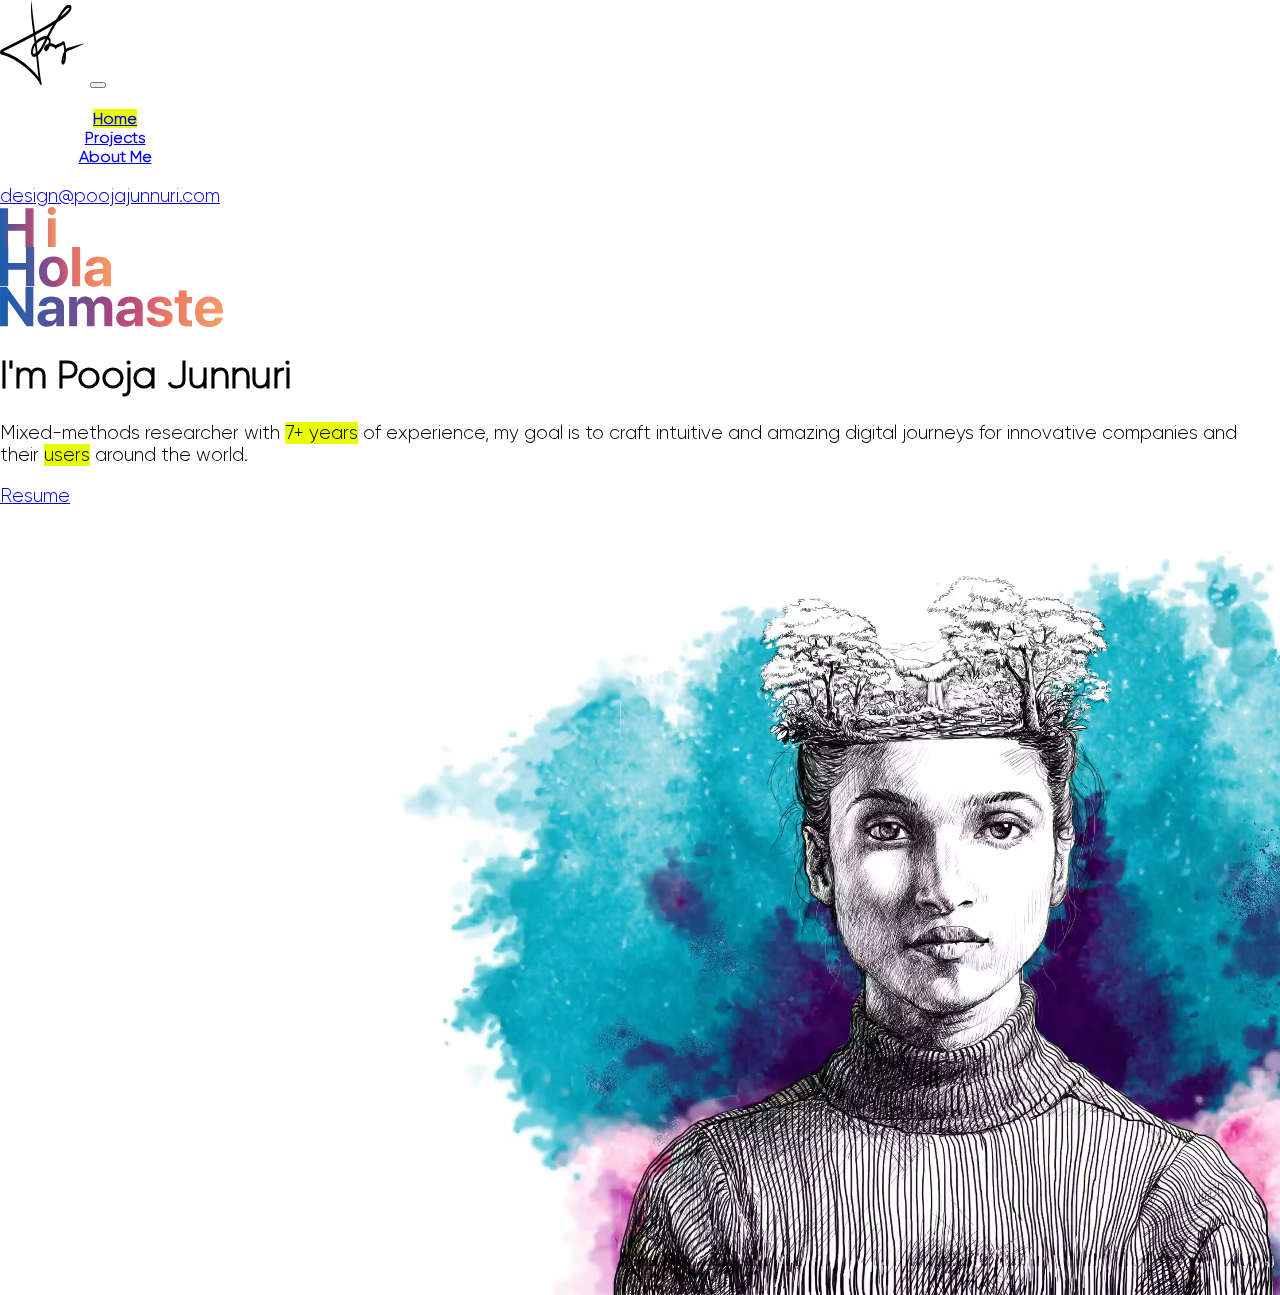
<file: index.html>
<!doctype html>
<html lang="en">

<head>
    <!-- Required meta tags -->
    <meta charset="UTF-8">
    <meta http-equiv="X-UA-Compatible" content="IE=edge">
    <meta name="viewport" content="width=device-width, initial-scale=1">
    <link rel="icon" type="image/x-icon" href="assets/sign.svg">

    <!-- Bootstrap CSS -->
    <link href="https://cdn.jsdelivr.net/npm/bootstrap@5.0.2/dist/css/bootstrap.min.css" rel="stylesheet"
        integrity="sha384-EVSTQN3/azprG1Anm3QDgpJLIm9Nao0Yz1ztcQTwFspd3yD65VohhpuuCOmLASjC" crossorigin="anonymous">
    <link rel="stylesheet" type="text/css" href="style.css">
    <script src="https://ajax.googleapis.com/ajax/libs/jquery/3.6.0/jquery.min.js"></script>
    <title>Pooja Junnuri</title>
</head>

<body id="home">
    <header>
        <nav class="navbar navbar-expand-lg navbar-light">
            <div class="container">
                <a class="navbar-brand" href="index.html"><img src="assets/sign.svg" width="85" alt=""></a>
                <button class="navbar-toggler" type="button" data-bs-toggle="collapse"
                    data-bs-target="#navbarTogglerDemo01" aria-controls="navbarTogglerDemo01" aria-expanded="false"
                    aria-label="Toggle navigation">
                    <span class="navbar-toggler-icon"></span>
                </button>
                <div class="collapse navbar-collapse" id="navbarTogglerDemo01">
                    <ul class="navbar-nav me-auto mb-2 mb-lg-0 mx-auto">
                        <li class="nav-item mx-md-3">
                            <a class="nav-link active" aria-current="page" href="index.html">Home</a>
                        </li>
                        <li class="nav-item mx-md-3">
                            <a class="nav-link" href="projects.html">Projects</a>
                        </li>
                        <li class="nav-item mx-md-3">
                            <a class="nav-link" href="about.html">About Me</a>
                        </li>
                    </ul>
                    <a href="mailto:design@poojajunnuri.com">design@poojajunnuri.com</a>
                </div>
            </div>
        </nav>
    </header>
    <section class="container-fluid m-auto hero">
        <div class="row h-100">
            <div class="col-md-6 col-12 m-md-auto p-md-5 p-3">
                <div class="w-100 m-auto content">
                    <div id="carouselExampleIndicators" class="carousel slide my-3 " data-ride="carousel"
                        data-interval="1000">
                        <div class="carousel-inner">
                            <div class="carousel-item active">
                                <img class="d-block" src="assets/Hi.svg" alt="First slide">
                            </div>
                            <div class="carousel-item">
                                <img class="d-block" src="assets/Hola.svg" alt="Second slide">
                            </div>
                            <div class="carousel-item">
                                <img class="d-block" src="assets/namaste.svg" alt="Third slide">
                            </div>
                        </div>
                    </div>
                    <h1 class="display-3">I'm Pooja Junnuri</h1>
                    <p>Mixed-methods researcher with <span class="strong">7+ years</span> of experience, my goal is to craft
                        intuitive and amazing digital journeys for innovative companies and their <span class="strong">users</span>
                        around the world.</p>
                    <a href="assets/Resume_May_22.pdf" target="_blank" class="btn btn-primary my-3">Resume</a>
                </div>
            </div>
            <div class="col-md-6 col-12 m-auto video-container">
                <video class="embed-responsive-item" preload="auto" autoplay="autoplay" loop="loop">
                    <source src="assets/hero.mp4" type="video/mp4" preload="auto" autoplay="autoplay">
                </video>
            </div>
        </div>
    </section>

    <footer></footer>



    <!-- Optional JavaScript-->
    <script src="https://cdn.jsdelivr.net/npm/bootstrap@5.0.2/dist/js/bootstrap.min.js"
        integrity="sha384-cVKIPhGWiC2Al4u+LWgxfKTRIcfu0JTxR+EQDz/bgldoEyl4H0zUF0QKbrJ0EcQF" crossorigin="anonymous">
    </script>
    <script>
        $(document).ready(function () {
            $('.carousel').carousel({
                interval: 3000
            })
        });
    </script>
</body>

</html>
</file>
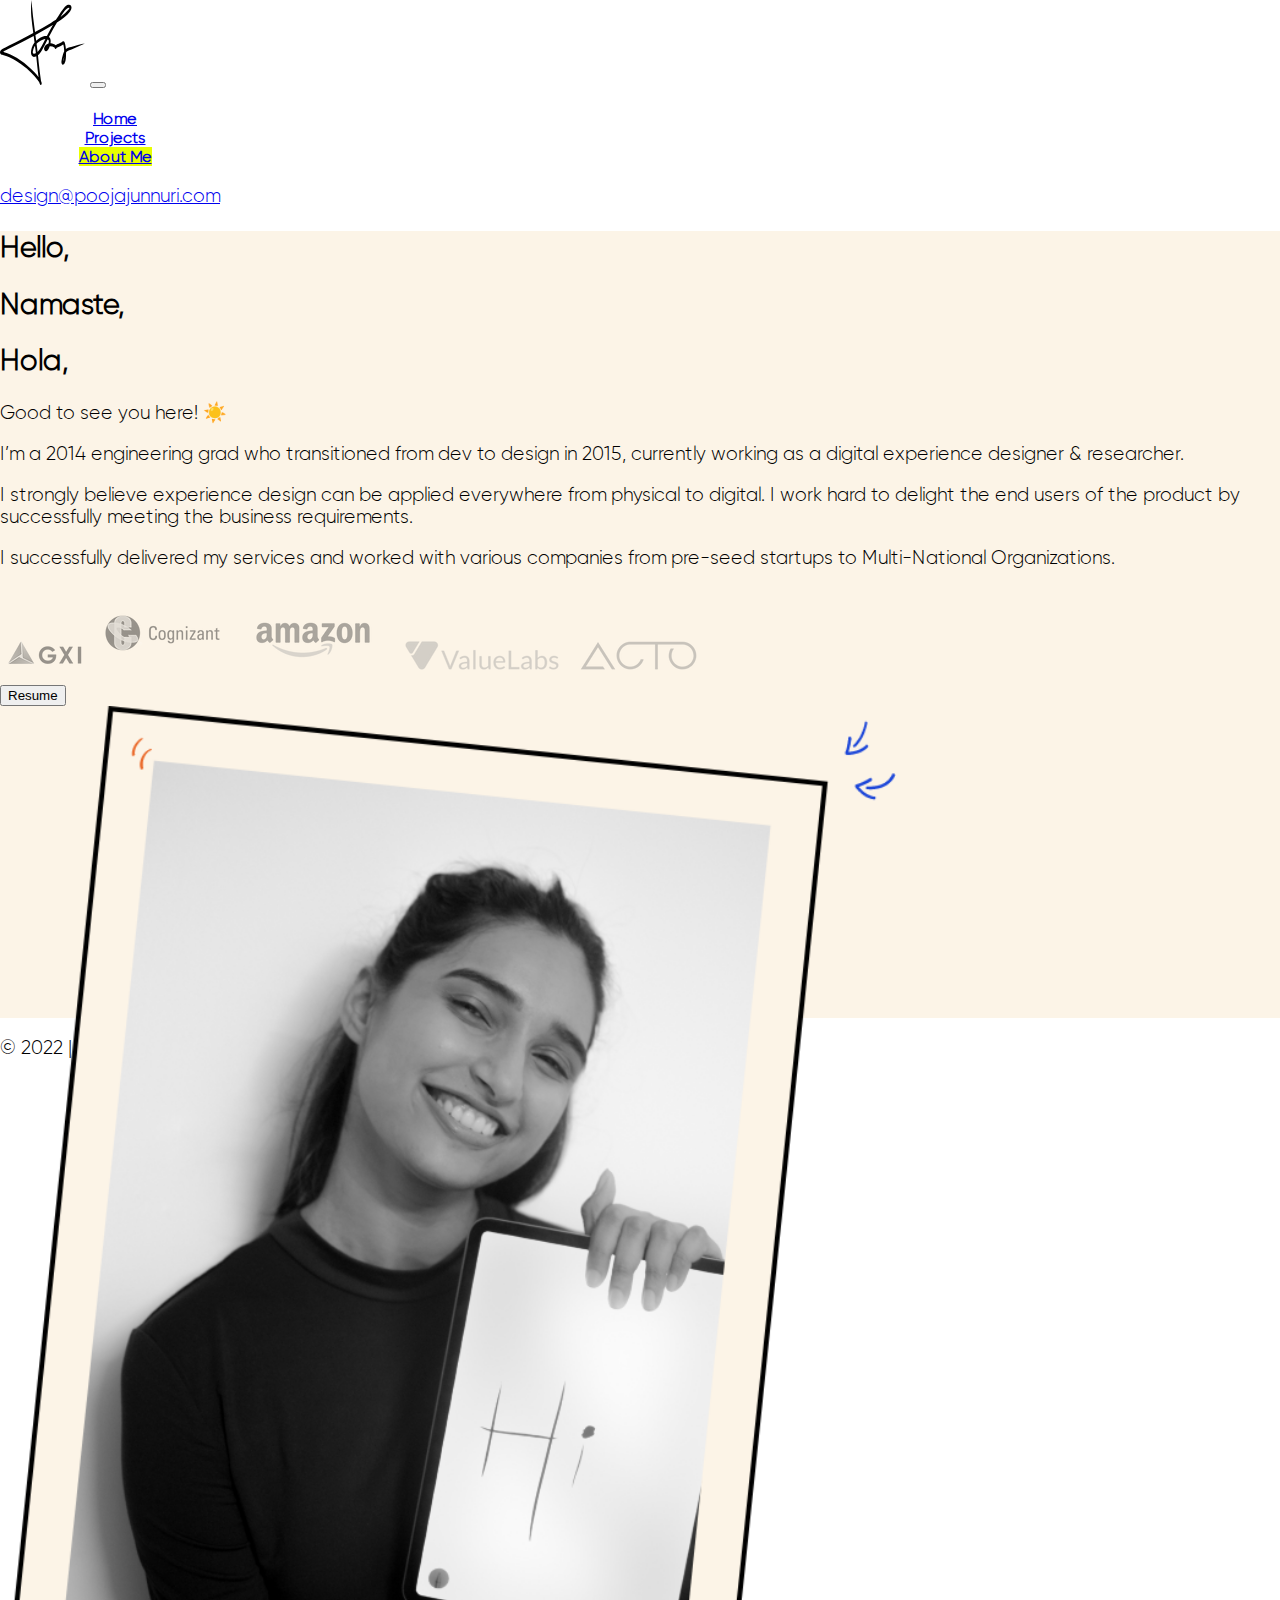
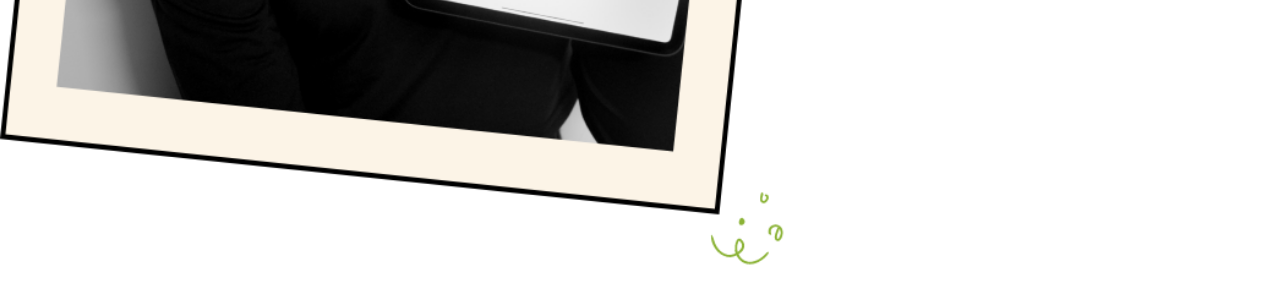
<file: about.html>
<!doctype html>
<html lang="en">

<head>
    <!-- Required meta tags -->
    <meta charset="UTF-8">
    <meta http-equiv="X-UA-Compatible" content="IE=edge">
    <meta name="viewport" content="width=device-width, initial-scale=1">
    <link rel="icon" type="image/x-icon" href="assets/sign.svg">

    <!-- Bootstrap CSS -->
    <link href="https://cdn.jsdelivr.net/npm/bootstrap@5.0.2/dist/css/bootstrap.min.css" rel="stylesheet"
        integrity="sha384-EVSTQN3/azprG1Anm3QDgpJLIm9Nao0Yz1ztcQTwFspd3yD65VohhpuuCOmLASjC" crossorigin="anonymous">
    <link rel="stylesheet" type="text/css" href="style.css">
    <script src="https://ajax.googleapis.com/ajax/libs/jquery/3.6.0/jquery.min.js"></script>
    <title>Pooja Junnuri</title>
</head>

<body id="about">
    <header>
        <nav class="navbar navbar-expand-lg navbar-light">
            <div class="container">
                <a class="navbar-brand" href="index.html"><img src="assets/sign.svg" width="85" alt=""></a>
                <button class="navbar-toggler" type="button" data-bs-toggle="collapse"
                    data-bs-target="#navbarTogglerDemo01" aria-controls="navbarTogglerDemo01" aria-expanded="false"
                    aria-label="Toggle navigation">
                    <span class="navbar-toggler-icon"></span>
                </button>
                <div class="collapse navbar-collapse" id="navbarTogglerDemo01">
                    <ul class="navbar-nav me-auto mb-2 mb-lg-0 mx-auto">
                        <li class="nav-item mx-md-3">
                            <a class="nav-link" aria-current="page" href="index.html">Home</a>
                        </li>
                        <li class="nav-item mx-md-3">
                            <a class="nav-link" href="projects.html">Projects</a>
                        </li>
                        <li class="nav-item mx-md-3">
                            <a class="nav-link active" href="about.html">About Me</a>
                        </li>
                    </ul>
                    <a href="mailto:design@poojajunnuri.com">design@poojajunnuri.com</a>
                </div>
            </div>
        </nav>
    </header>
    <section class="container-fluid m-auto hero">
        <div class="row w-100 h-100">
            <div class="col-7 m-auto p-5">
                <div class="m-auto w-75 ">
                    <div id="carouselExampleIndicators" class="carousel slide mb-2 " data-ride="carousel"
                        data-interval="3000">
                        <div class="carousel-inner">
                            <div class="carousel-item active">
                                <h2 class="d-block display-3">Hello,</h2>
                            </div>
                            <div class="carousel-item">
                                <h2 class="d-block display-3">Namaste,</h2>
                            </div>
                            <div class="carousel-item">
                                <h2 class="d-block display-3">Hola,</h2>
                            </div>
                        </div>
                    </div>
                    <p>Good to see you here! ☀️</p>
                    <p>I’m a 2014 engineering grad who transitioned from dev to design in 2015, currently working as a
                        digital experience designer & researcher.</p>
                    <p>I strongly believe experience design can be applied everywhere from physical to digital. I work
                        hard to delight the end users of the product by successfully meeting the business requirements.
                    </p>
                    <p>I successfully delivered my services and worked with various companies from pre-seed startups to
                        Multi-National Organizations.</p>
                    <div class="text-center companies">
                        <img src="assets/companies/6356cb_2199a83e51324d288a38bf5c8a01ab41~mv2.webp" alt="">
                        <img src="assets/companies/6356cb_c78e035d71f44d529db6584ce3e1b271~mv2.webp" alt="">
                        <img src="assets/companies/6356cb_a941da6753cd4c81bb79aa894e71f43e~mv2.webp" alt="">
                        <img src="assets/companies/6356cb_e13eb6d90acc445baeb0de1d449f82dc~mv2.webp" alt="">
                        <img src="assets/companies/6356cb_3c6bef7bd1b94f9392ee19bb4d689f14~mv2.webp" alt="">
                    </div>
                    <button class="btn btn-primary mt-4">Resume</button>
                </div>
            </div>
            <div class="col-5 m-auto">
                <img class="img-fluid" src="assets/about.png" width="70%" alt="">
            </div>
        </div>
    </section>
    <footer class="py-4 text-center">
        <p class="m-auto">© 2022 | poojajunnuri.com</p>
    </footer>




    <!-- Optional JavaScript-->
    <script src="https://cdn.jsdelivr.net/npm/bootstrap@5.0.2/dist/js/bootstrap.min.js"
        integrity="sha384-cVKIPhGWiC2Al4u+LWgxfKTRIcfu0JTxR+EQDz/bgldoEyl4H0zUF0QKbrJ0EcQF" crossorigin="anonymous">
    </script>
    <script>
        $(document).ready(function () {

            $('.carousel').carousel({
                interval: 2000
            })
            $('.carousel').cycle({
                direction: left
            })
        })
    </script>
</body>

</html>
</file>
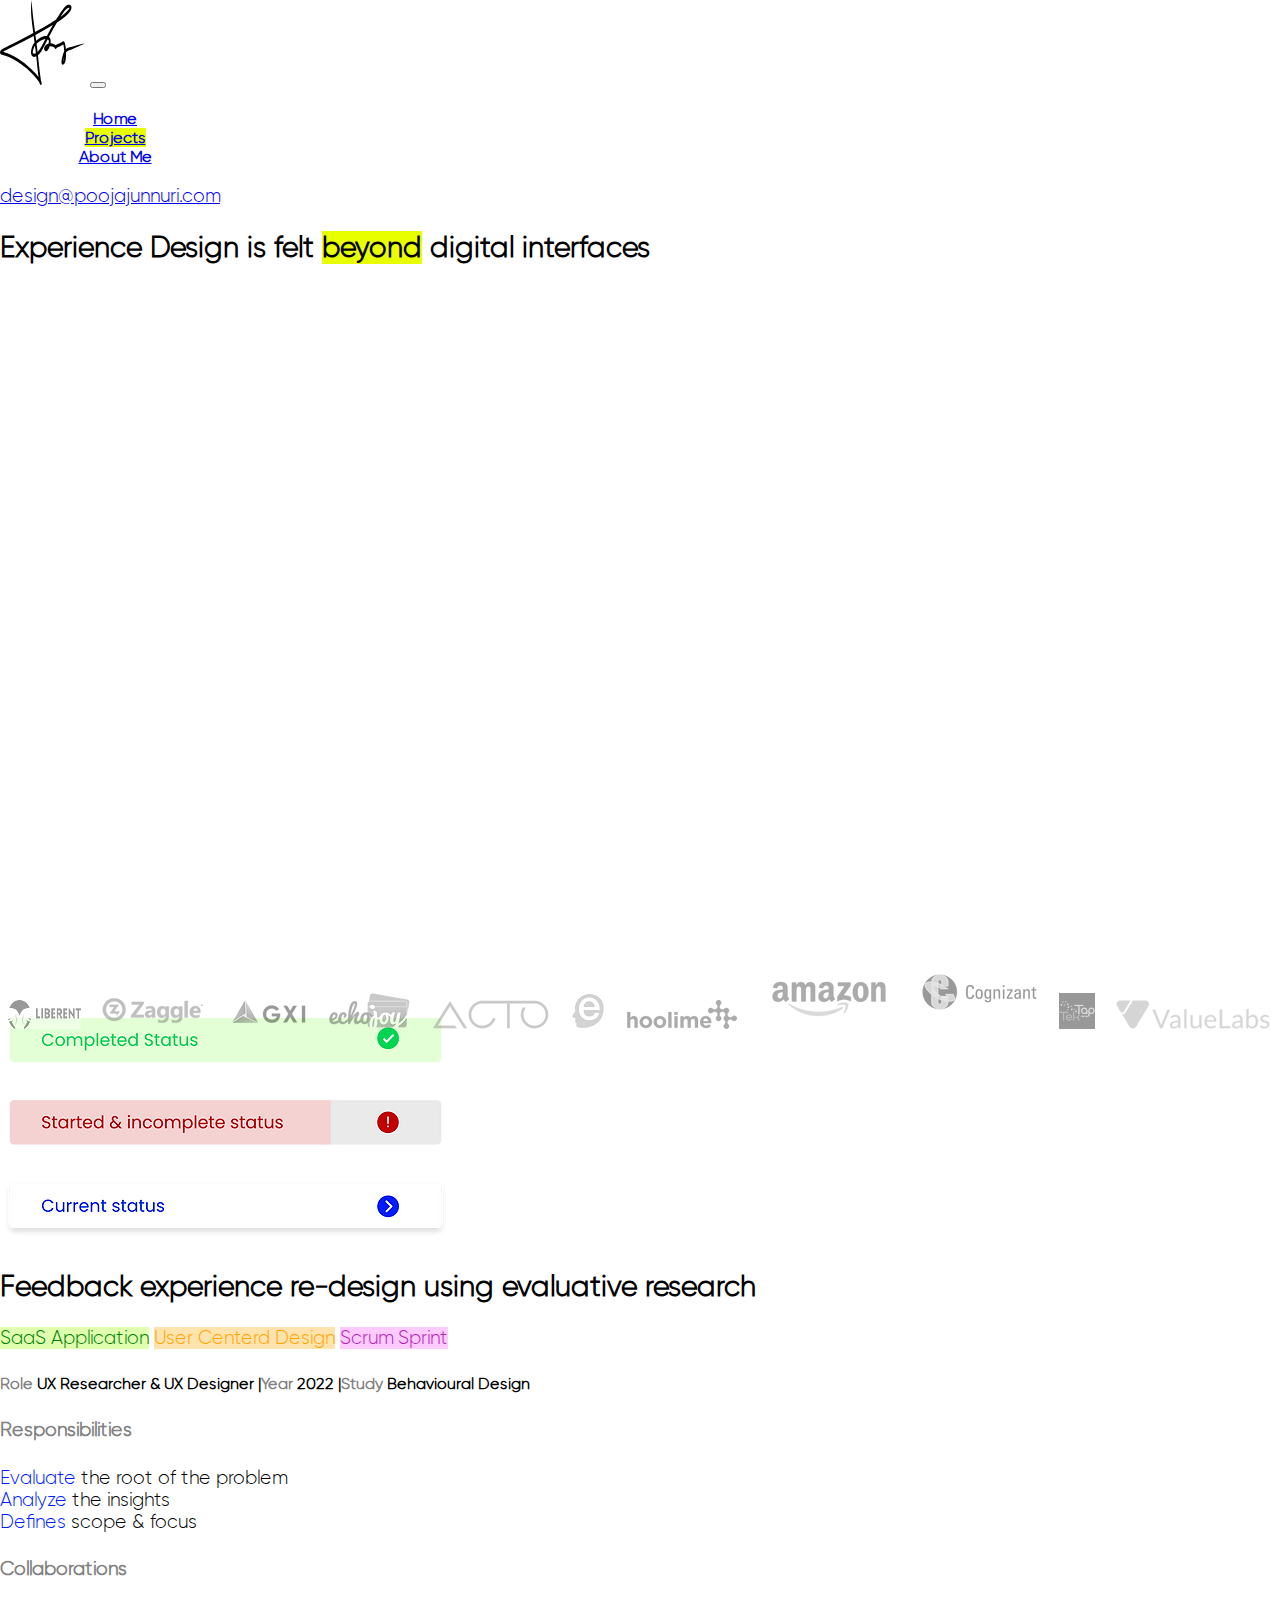
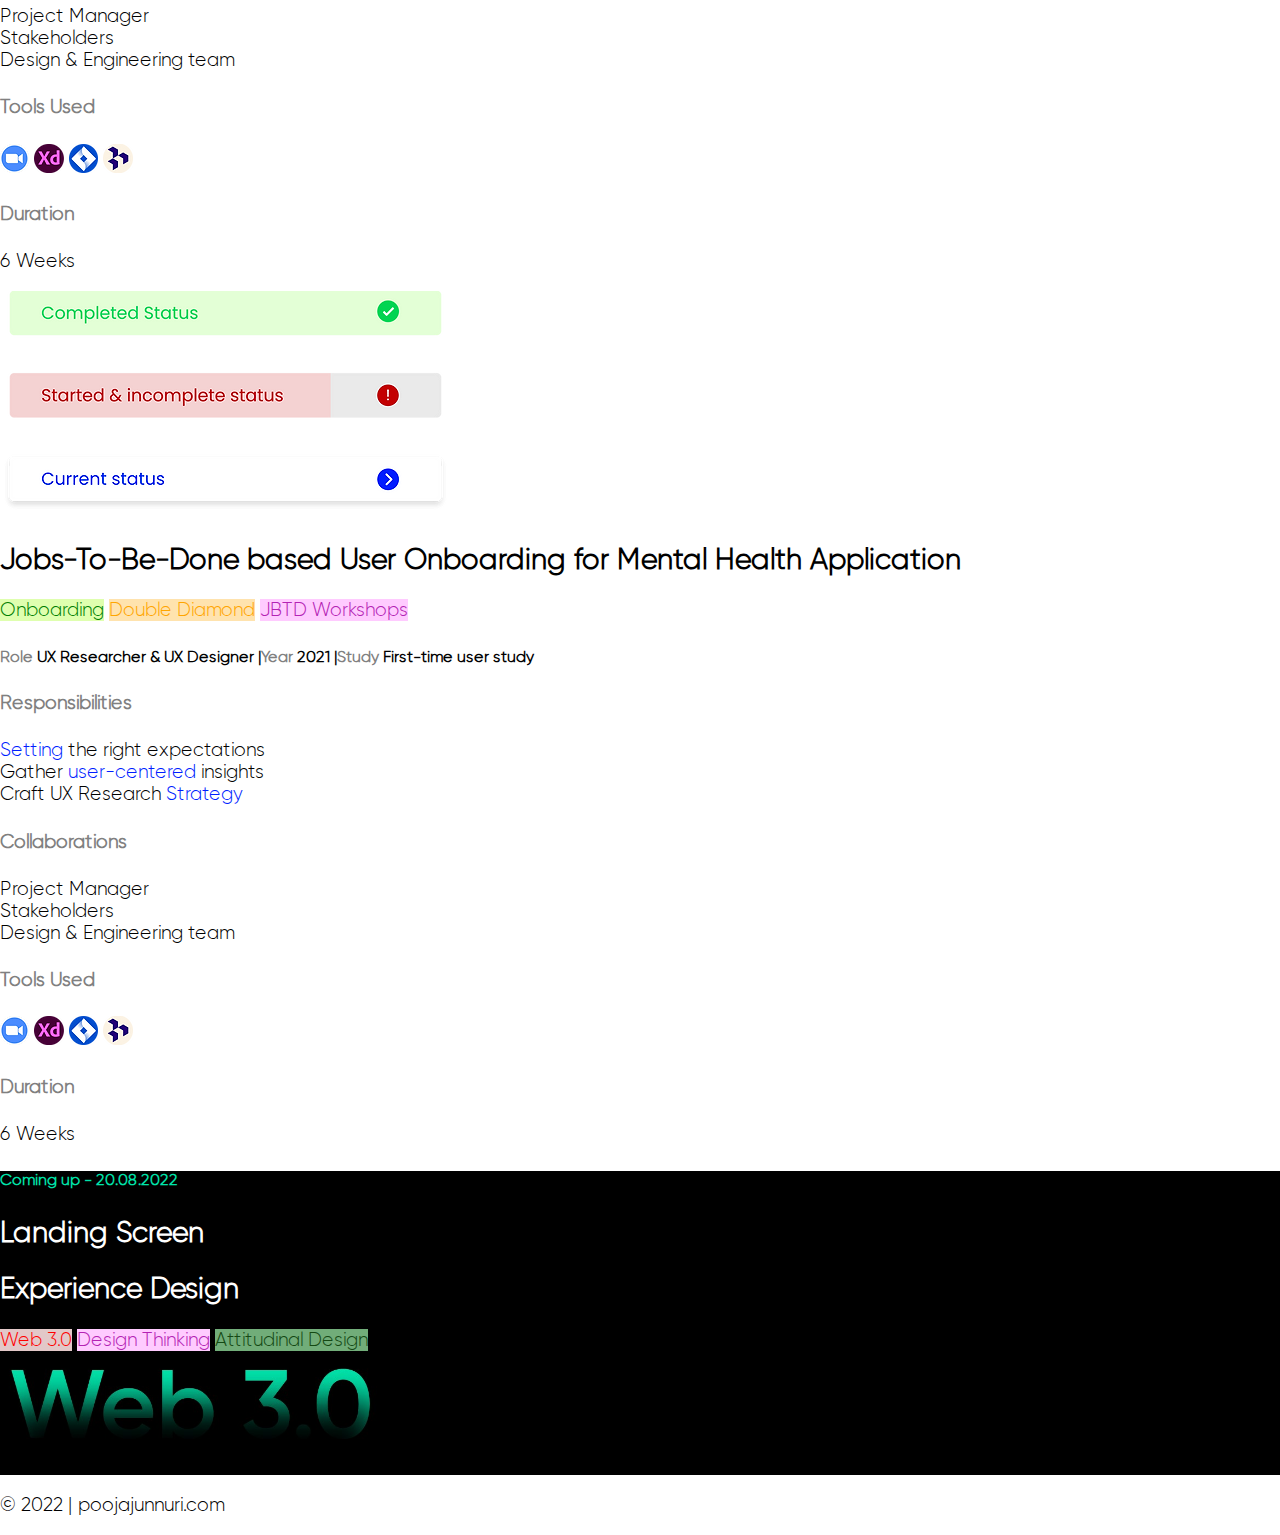
<file: projects.html>
<!doctype html>
<html lang="en">

<head>
    <!-- Required meta tags -->
    <meta charset="UTF-8">
    <meta http-equiv="X-UA-Compatible" content="IE=edge">
    <meta name="viewport" content="width=device-width, initial-scale=1">
    <link rel="icon" type="image/x-icon" href="assets/sign.svg">

    <!-- Bootstrap CSS -->
    <link href="https://cdn.jsdelivr.net/npm/bootstrap@5.0.2/dist/css/bootstrap.min.css" rel="stylesheet"
        integrity="sha384-EVSTQN3/azprG1Anm3QDgpJLIm9Nao0Yz1ztcQTwFspd3yD65VohhpuuCOmLASjC" crossorigin="anonymous">
    <link rel="stylesheet" type="text/css" href="style.css">
    <script src="https://ajax.googleapis.com/ajax/libs/jquery/3.6.0/jquery.min.js"></script>
    <title>Projects | Pooja Junnuri</title>
</head>

<body>
    <header>
        <nav class="navbar navbar-expand-lg navbar-light">
            <div class="container">
                <a class="navbar-brand" href="index.html"><img src="assets/sign.svg" width="85" alt=""></a>
                <button class="navbar-toggler" type="button" data-bs-toggle="collapse"
                    data-bs-target="#navbarTogglerDemo01" aria-controls="navbarTogglerDemo01" aria-expanded="false"
                    aria-label="Toggle navigation">
                    <span class="navbar-toggler-icon"></span>
                </button>
                <div class="collapse navbar-collapse" id="navbarTogglerDemo01">
                    <ul class="navbar-nav me-auto mb-2 mb-lg-0 mx-auto">
                        <li class="nav-item mx-md-3">
                            <a class="nav-link" aria-current="page" href="index.html">Home</a>
                        </li>
                        <li class="nav-item mx-md-3">
                            <a class="nav-link active" href="projects.html">Projects</a>
                        </li>
                        <li class="nav-item mx-md-3">
                            <a class="nav-link" href="about.html">About Me</a>
                        </li>
                    </ul>
                    <a href="mailto:design@poojajunnuri.com">design@poojajunnuri.com</a>
                </div>
            </div>
        </nav>
    </header>
    <section class="container-fluid hero pb-5">
        <div class="row h-90 text-center">
            <h2 class="m-auto">Experience Design is felt <span class="strong">beyond</span> digital interfaces
            </h2>
        </div>
        <div class="text-center companies">
            <img src="assets/companies/6356cb_0342c38137bf416cbafcdc2d89306784~mv2.webp" alt="">
            <img src="assets/companies/6356cb_09949661f64340dba210fae09bf19ac1~mv2.webp" alt="">
            <img src="assets/companies/6356cb_2199a83e51324d288a38bf5c8a01ab41~mv2.webp" alt="">
            <img src="assets/companies/6356cb_2cc6cb5e20384bdca8f1f9cde593df84~mv2.webp" alt="">
            <img src="assets/companies/6356cb_3c6bef7bd1b94f9392ee19bb4d689f14~mv2.webp" alt="">
            <img src="assets/companies/6356cb_4cdc7509329b4fc389ca6b2321a83874~mv2.webp" alt="">
            <img src="assets/companies/6356cb_7ba1fde9840342f3b47aa6801ca65077~mv2.webp" alt="">
            <img src="assets/companies/6356cb_a941da6753cd4c81bb79aa894e71f43e~mv2.webp" alt="">
            <img src="assets/companies/6356cb_c78e035d71f44d529db6584ce3e1b271~mv2.webp" alt="">
            <img src="assets/companies/6356cb_dcf44be0eea94721ba2bafe60f1417da~mv2.webp" alt="">
            <img src="assets/companies/6356cb_e13eb6d90acc445baeb0de1d449f82dc~mv2.webp" alt="">
        </div>
    </section>
    <section class="container-fluid my-5 py-3">
        <div class="row h-100 px-3 my-5">
            <div class="col-md-6 col-12 text-center h-100 m-md-auto my-5">
                <img class="h-100 m-auto" src="assets/experience.webp" alt="">
            </div>
            <div class="col-md-6 col-12">
                <h2 class="display-6"><strong>Feedback experience re-design using evaluative research</strong></h2>
                <div>
                    <span class="badge badge-pill badge-green px-3 py-2 ">SaaS Application</span>
                    <span class="badge badge-pill badge-orange px-3 py-2 ">User Centerd Design</span>
                    <span class="badge badge-pill badge-voilet px-3 py-2 ">Scrum Sprint</span></div>
                <div class="mt-5">
                    <h5><span class="disabled-text">Role</span> UX Researcher & UX Designer |<span
                            class="disabled-text">Year</span> 2022 |<span class="disabled-text">Study</span> Behavioural
                        Design</h5>
                </div>
                <div class="row mt-5 text-left">
                    <div class="col-6">
                        <h4 class="disabled-text">Responsibilities</h4>
                        <ul style="padding: 0px;">
                            <li><span class="strong-blue">Evaluate</span> the root of the problem</li>
                            <li><span class="strong-blue">Analyze</span> the insights</li>
                            <li><span class="strong-blue">Defines</span> scope & focus</li>
                        </ul>
                    </div>
                    <div class="col-6">
                        <h4 class="disabled-text">Collaborations</h4>
                        <ul style="padding: 0px;">
                            <li>Project Manager</li>
                            <li>Stakeholders</li>
                            <li>Design & Engineering team</li>
                        </ul>
                    </div>
                </div>
                <div class="row mt-5 text-left">
                    <div class="col-6">
                        <h4 class="disabled-text mb-3">Tools Used</h4>
                        <div>
                            <img class="mx-1" src="assets/ico1.webp" alt="">
                            <img class="mx-1" src="assets/ico2.webp" alt="">
                            <img class="mx-1" src="assets/ico3.webp" alt="">
                            <img class="mx-1" src="assets/ico4.webp" alt="">
                        </div>
                    </div>
                    <div class="col-6">
                        <h4 class="disabled-text mb-3">Duration</h4>
                        <p>6 Weeks</p>
                    </div>
                </div>
            </div>
        </div>
    </section>
    <section class="container-fluid my-5 py-1">
        <div class="row h-100 px-3 my-5">
            <div class="col-md-6 col-12 text-center h-100 m-md-auto my-5">
                <img class="h-100 m-auto" src="assets/experience.webp" alt="">
            </div>
            <div class="col-md-6 col-12">
                <h2 class="display-6"><strong>Jobs-To-Be-Done based User Onboarding for Mental Health
                        Application</strong></h2>
                <div>
                    <span class="badge badge-pill badge-green px-3 py-2 ">Onboarding</span>
                    <span class="badge badge-pill badge-orange px-3 py-2 ">Double Diamond</span>
                    <span class="badge badge-pill badge-voilet px-3 py-2 ">JBTD Workshops</span></div>
                <div class="mt-5">
                    <h5><span class="disabled-text">Role</span> UX Researcher & UX Designer |<span
                            class="disabled-text">Year</span> 2021 |<span class="disabled-text">Study</span> First-time
                        user study</h5>
                </div>
                <div class="row mt-5 text-left">
                    <div class="col-6">
                        <h4 class="disabled-text">Responsibilities</h4>
                        <ul style="padding: 0px;">
                            <li><span class="strong-blue">Setting</span> the right expectations</li>
                            <li>Gather <span class="strong-blue">user-centered</span> insights</li>
                            <li>Craft UX Research <span class="strong-blue">Strategy</span></li>
                        </ul>
                    </div>
                    <div class="col-6">
                        <h4 class="disabled-text">Collaborations</h4>
                        <ul style="padding: 0px;">
                            <li>Project Manager</li>
                            <li>Stakeholders</li>
                            <li>Design & Engineering team</li>
                        </ul>
                    </div>
                </div>
                <div class="row mt-5 text-left">
                    <div class="col-6">
                        <h4 class="disabled-text mb-3">Tools Used</h4>
                        <div>
                            <img class="mx-1" src="assets/ico1.webp" alt="">
                            <img class="mx-1" src="assets/ico2.webp" alt="">
                            <img class="mx-1" src="assets/ico3.webp" alt="">
                            <img class="mx-1" src="assets/ico4.webp" alt="">
                        </div>
                    </div>
                    <div class="col-6">
                        <h4 class="disabled-text mb-3">Duration</h4>
                        <p>6 Weeks</p>
                    </div>
                </div>
            </div>
        </div>
    </section>
    <section class="container-fluid mt-5 py-1 dark">
        <div class="row h-100 px-3 my-5">
            <div class="col-12 text-center">
                <h5 style="color: #00e3aa;">Coming up - 20.08.2022</h5>
                <h2 class="display-2"><strong>Landing Screen</strong></h2>
                <h2 class="display-2"><strong>Experience Design</strong></h2>
                <div class=" col mb-5">
                    <span class="badge badge-pill badge-red px-3 py-2 ">Web 3.0</span>
                    <span class="badge badge-pill badge-voilet px-3 py-2 ">Design Thinking</span>
                    <span class="badge badge-pill badge-darkgreen px-3 py-2 ">Attitudinal Design</span>
                </div>
                <img src="assets/web3.jpg" width="30%" alt="Web 3.0">
            </div>
        </div>
    </section>

    <footer class="py-4 text-center">
        <p class="m-auto">© 2022 | poojajunnuri.com</p>
    </footer>



    <script src="https://cdn.jsdelivr.net/npm/bootstrap@5.0.2/dist/js/bootstrap.min.js"
        integrity="sha384-cVKIPhGWiC2Al4u+LWgxfKTRIcfu0JTxR+EQDz/bgldoEyl4H0zUF0QKbrJ0EcQF" crossorigin="anonymous">
    </script>
    <script>
        $(document).ready(function () {

        })
    </script>
</body>

</html>
</file>
<file: style.css>
@font-face {
    font-family: GilroyLight;
    src: url(/Assets/fonts/GilroyLight.ttf);
}
@font-face {
    font-family: GilroyMed;
    src: url(/Assets/fonts/GilroyMed.ttf);
}
* {
    box-sizing: border-box;
}
body,html {
    margin: 0;
    padding: 0;
    font-family: 'Gilroylight',Segoe UI, Tahoma, Geneva, Verdana, sans-serif;
    font-weight: 300;
    font-size: 19px;
}
body {
    animation: fadeInAnimation ease 1s;
    width: 100% !important;
    /* animation-iteration-count: 1;
    animation-fill-mode: forwards; */
}


ul{
    list-style: none;
}

@keyframes fadeInAnimation {
    0% {
        opacity: 0;
    }
    100% {
        opacity: 1;
    }
}

h1,h2,h3,h4,h5,h6{
    font-family: 'Gilroylight',Segoe UI, Tahoma, Geneva, Verdana, sans-serif;
}

.container-fluid.dark{
    background-color: #000000;
    color: #ffffff;
}
.h-90{
    height: 91%;
}

nav li a.active,nav li a:hover,.strong{
    background-color: #e8ff00;
}
.strong-blue{
    color: #001eff !important;
}

nav li{
    font-size: 16px;
    font-weight: 700;
    text-align: center;
    width: 150px;
}

.hero{
    position: relative;
    width: 100%;
    max-width: 100%;
    height: 87.5vh;

}
.video-container{
    height: 100%;
    
}
.video-container video{
    height: 100%;
    width: auto;
    position: absolute;
    right:0;
    z-index: -1;
    object-fit: cover;
}

#home .carousel-item{
    height: 40px;
    width: 50%;
}

.carousel-item img{
    height: 40px;
    object-fit: contain;
}
/* 
footer{
    background: #fcf4e7;
} */


/* project-page */
.disabled-text{
    color: grey;
}

.badge-green{
    background: rgb(223, 255, 175);
    color: green
}

.badge-orange{
    background: rgb(255, 227, 174);
    color: orange
}

.badge-voilet{
    background: rgb(255, 203, 255);
    color: rgb(180, 35, 180)
}
.badge-red{
    background: rgb(226, 200, 200);
    color: red
}
.badge-darkgreen{
    background: rgb(113, 173, 121);
    color: rgb(20, 73, 20)
}
.companies img{
    margin: 8px 8px;
    opacity: 0.4; 
    filter: grayscale(1);
}

/* about-page */
#about section{
    background: #fcf4e7;
}


@media only screen and (max-width: 600px) {
    .navbar, .navbar li{
        text-align: center;
        margin: auto;
    }
    .navbar-nav{
        margin: 15px auto;
    }
    .content, .content .carousel-item, .content .carousel-item img{
        text-align: center;
        margin: auto;
        width: 100%;
    }
    .video-container{
        height: auto;
    }
    .video-container video{
        filter: grayscale(1);
        opacity: 0.6;
        height: 60%;
        bottom: 0;
    }
  }
</file>
